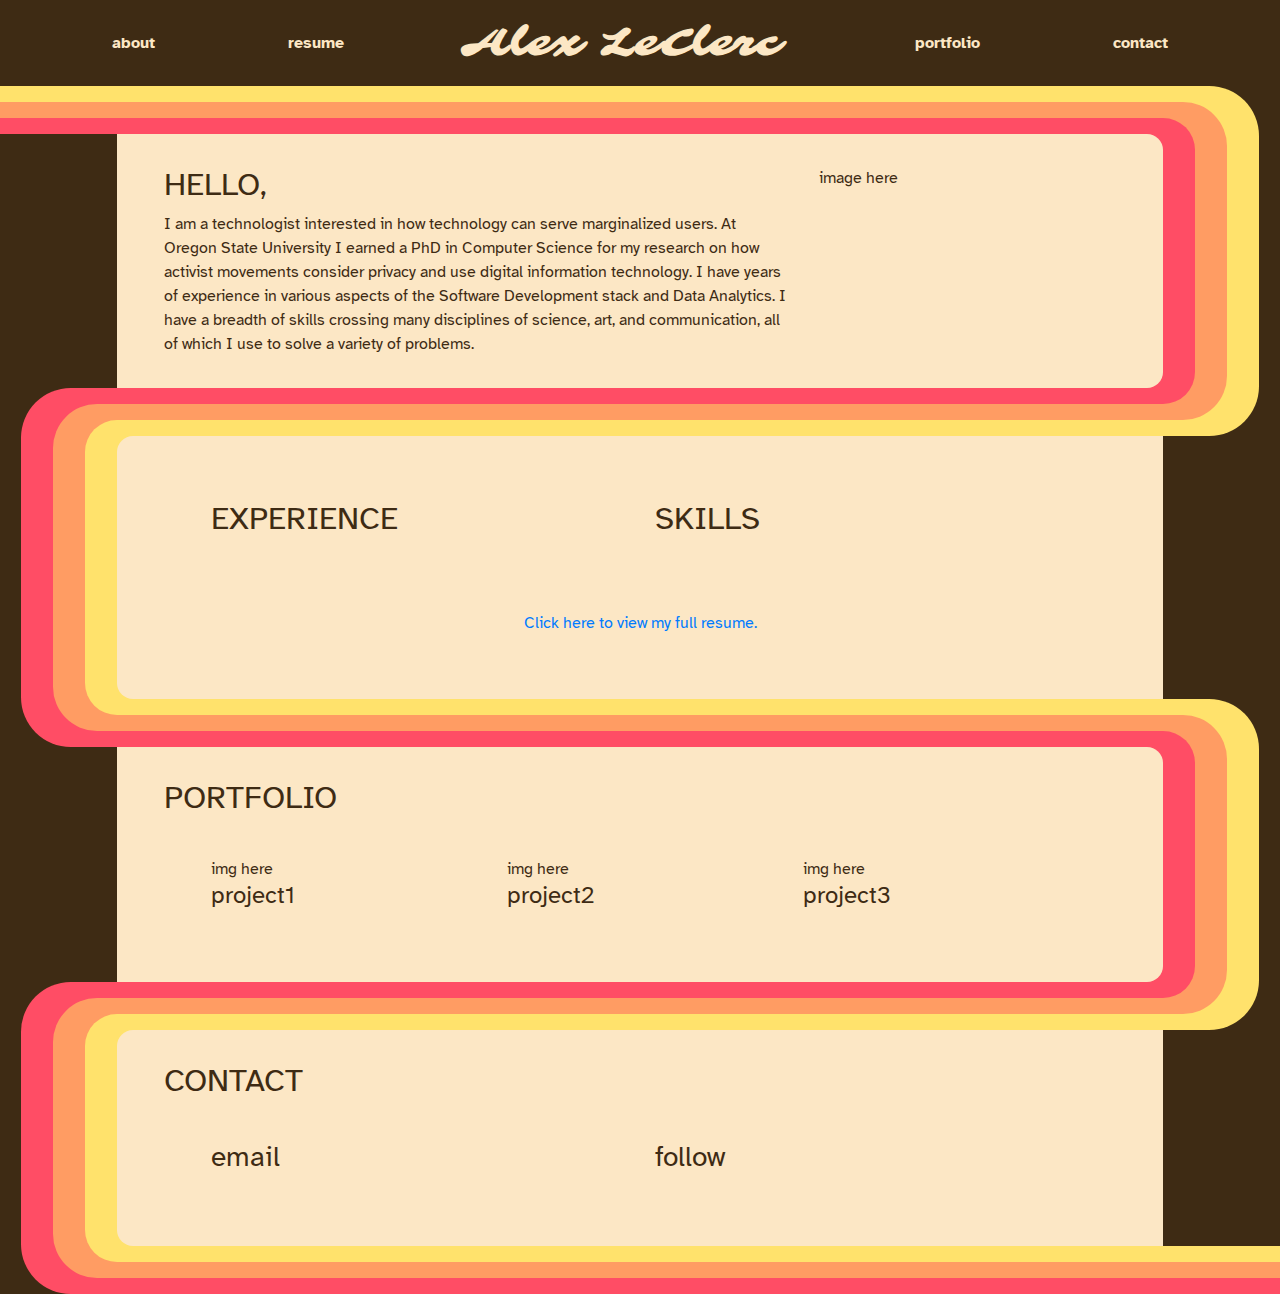
<file: index.html>
<!doctype html>
<html lang="en">
    <head>
        <!-- Required meta tags -->
        <meta charset="utf-8">
        <meta name="viewport" content="width=device-width, initial-scale=1, shrink-to-fit=no">

        <!-- Google Fonts -->
        <link rel="preconnect" href="https://fonts.googleapis.com">
        <link rel="preconnect" href="https://fonts.gstatic.com" crossorigin>
        <link href="https://fonts.googleapis.com/css2?family=Atkinson+Hyperlegible:ital,wght@0,400;0,700;1,400;1,700&family=Sarina&display=swap" rel="stylesheet">

        <!-- Bootstrap CSS -->
        <link rel="stylesheet" href="https://cdn.jsdelivr.net/npm/bootstrap@4.4.1/dist/css/bootstrap.min.css" integrity="sha384-Vkoo8x4CGsO3+Hhxv8T/Q5PaXtkKtu6ug5TOeNV6gBiFeWPGFN9MuhOf23Q9Ifjh" crossorigin="anonymous">

        <link rel="stylesheet" type="text/css" href="css/styles.css">

        <title>Alex LeClerc</title>
    </head>
    <body>
        <nav class="navbar">
            <a class="nav-item nav-link atkinson-hyperlegible-bold active" href="index.html">about <span class="sr-only">(current)</span></a>
            <a class="nav-item nav-link atkinson-hyperlegible-bold" href="resume.html">resume</a>
            <h3 class="navbar-brand mb-0 h1 sarina-regular">
                Alex LeClerc
            </h3>
            <a class="nav-item nav-link atkinson-hyperlegible-bold" href="portfolio.html">portfolio</a>
            <a class="nav-item nav-link atkinson-hyperlegible-bold" href="contact.html">contact</a>
        </nav>

        <div class="container">
            <!-------------ABOUT------------->
            <div id="about" class="row">
                <div class="col-8">
                    <h2>HELLO,</h2>
                    I am a technologist interested in how technology can serve marginalized users. 
                    At Oregon State University I earned a PhD in Computer Science for my research on how activist movements consider privacy and use digital information technology. 
                    I have years of experience in various aspects of the Software Development stack and Data Analytics. 
                    I have a breadth of skills crossing many disciplines of science, art, and communication, all of which I use to solve a variety of problems.
                </div>
                <div class="col-4">
                    image here
                </div>
            </div>

            <!-------------RESUME------------>
            <div id="resume" class="row">
                <div class="col">
                    <div class="row">
                        <div id="exp" class="col">
                            <h2>EXPERIENCE</h2>
                        </div>
                        <div id="skills" class="col">
                            <h2>SKILLS</h2>
                        </div>
                    </div>
                    <div class="row">
                        <div class="col text-center">
                            <a href="resume.html">Click here to view my full resume.</a>
                        </div>
                    </div>
                </div>
            </div>

            <!-----------PORTFOLIO----------->
            <div id="portfolio" class="row">
                <div class="col">
                    <h2>PORTFOLIO</h2>
                    <div class="row">
                        <div class="col project">
                            img here
                            <br><h4>project1</h4>
                        </div>
                        <div class="col project">
                            img here
                            <br><h4>project2</h4>
                        </div>
                        <div class="col project">
                            img here
                            <br><h4>project3</h4>
                        </div>
                    </div>
                </div>
            </div>

            <!-------------CONTACT------------>
            <div id="contact" class="row">
            <div class="col">
                <h2>CONTACT</h2>
                <div class="row">
                <div class="col">
                    <h3>email</h3>
                </div>
                <div class="col">
                    <h3>follow</h3>
                </div>
                </div>
            </div>
            </div>
        </div>

        <!-- Optional JavaScript -->
        <!-- jQuery first, then Popper.js, then Bootstrap JS -->
        <script src="https://code.jquery.com/jquery-3.4.1.slim.min.js" integrity="sha384-J6qa4849blE2+poT4WnyKhv5vZF5SrPo0iEjwBvKU7imGFAV0wwj1yYfoRSJoZ+n" crossorigin="anonymous"></script>
        <script src="https://cdn.jsdelivr.net/npm/popper.js@1.16.0/dist/umd/popper.min.js" integrity="sha384-Q6E9RHvbIyZFJoft+2mJbHaEWldlvI9IOYy5n3zV9zzTtmI3UksdQRVvoxMfooAo" crossorigin="anonymous"></script>
        <script src="https://cdn.jsdelivr.net/npm/bootstrap@4.4.1/dist/js/bootstrap.min.js" integrity="sha384-wfSDF2E50Y2D1uUdj0O3uMBJnjuUD4Ih7YwaYd1iqfktj0Uod8GCExl3Og8ifwB6" crossorigin="anonymous"></script>
    </body>
</html>
</file>
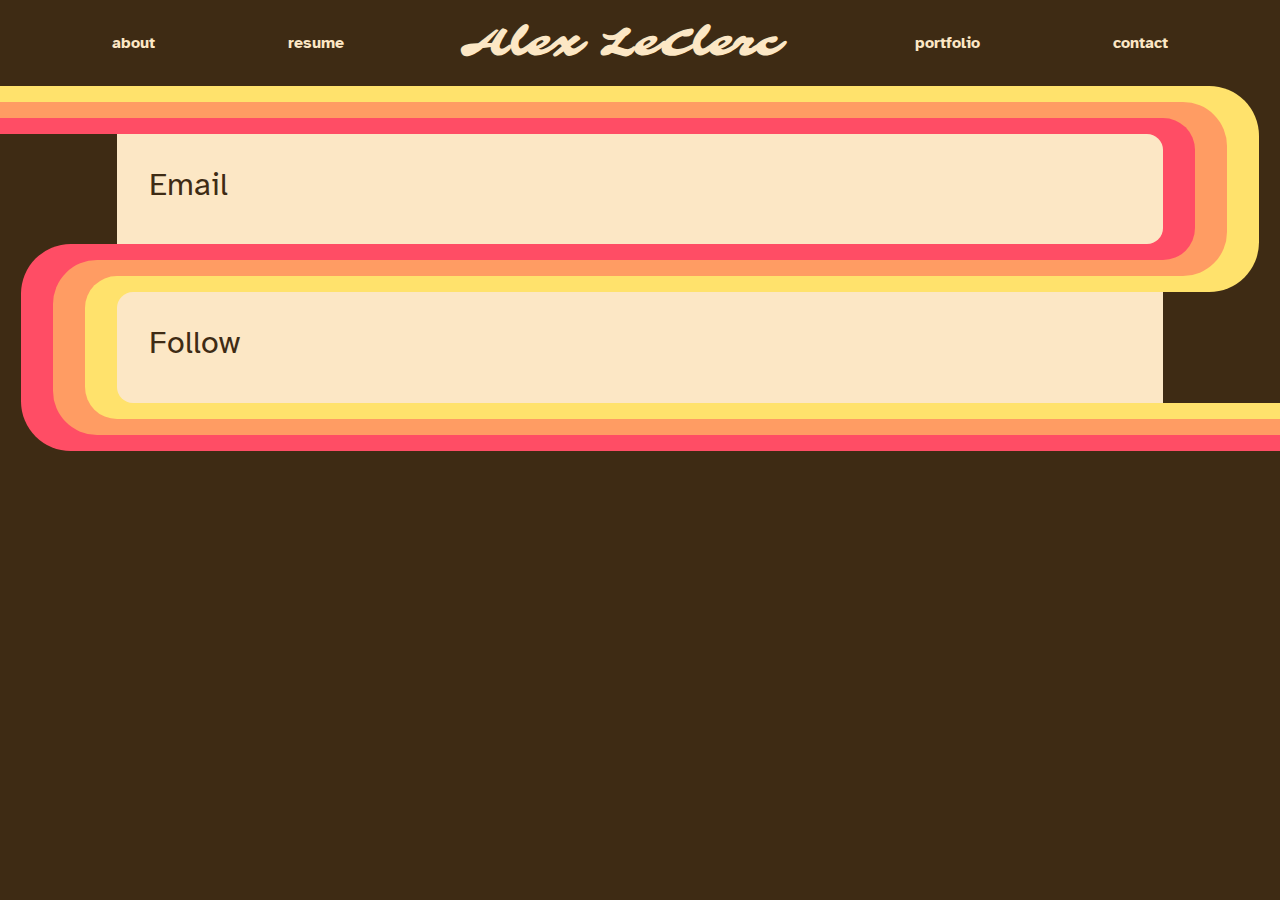
<file: contact.html>
<!doctype html>
<html lang="en">
    <head>
        <!-- Required meta tags -->
        <meta charset="utf-8">
        <meta name="viewport" content="width=device-width, initial-scale=1, shrink-to-fit=no">

        <!-- Google Fonts -->
        <link rel="preconnect" href="https://fonts.googleapis.com">
        <link rel="preconnect" href="https://fonts.gstatic.com" crossorigin>
        <link href="https://fonts.googleapis.com/css2?family=Atkinson+Hyperlegible:ital,wght@0,400;0,700;1,400;1,700&family=Sarina&display=swap" rel="stylesheet">

        <!-- Bootstrap CSS -->
        <link rel="stylesheet" href="https://cdn.jsdelivr.net/npm/bootstrap@4.4.1/dist/css/bootstrap.min.css" integrity="sha384-Vkoo8x4CGsO3+Hhxv8T/Q5PaXtkKtu6ug5TOeNV6gBiFeWPGFN9MuhOf23Q9Ifjh" crossorigin="anonymous">

        <link rel="stylesheet" type="text/css" href="css/styles.css">

        <title>Alex LeClerc</title>
    </head>
    
    <body>
        <nav class="navbar">
            <a class="nav-item nav-link atkinson-hyperlegible-bold active" href="index.html">about <span class="sr-only">(current)</span></a>
            <a class="nav-item nav-link atkinson-hyperlegible-bold" href="resume.html">resume</a>
            <h3 class="navbar-brand mb-0 h1 sarina-regular">
                Alex LeClerc
            </h3>
            <a class="nav-item nav-link atkinson-hyperlegible-bold" href="portfolio.html">portfolio</a>
            <a class="nav-item nav-link atkinson-hyperlegible-bold" href="contact.html">contact</a>
        </nav>

        <div id="outer" class="container">
            <div id="email" class="row">
                <h2>Email</h2>
            </div>
            <div id="follow" class="row">
                <h2>Follow</h2>
            </div>
        </div>
    </body>
</html>
</file>
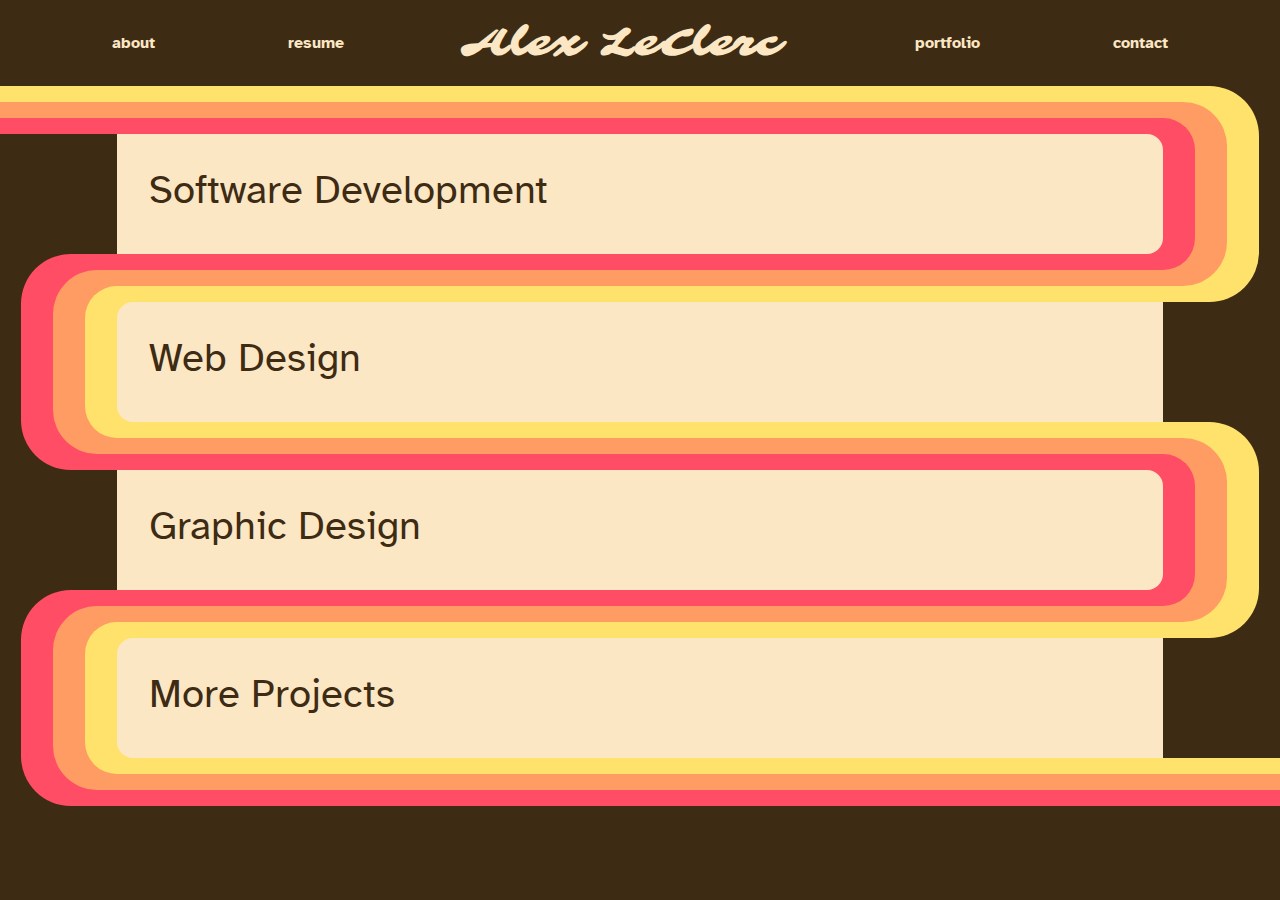
<file: portfolio.html>
<!doctype html>
<html lang="en">
<head>
    <!-- Required meta tags -->
    <meta charset="utf-8">
    <meta name="viewport" content="width=device-width, initial-scale=1, shrink-to-fit=no">

    <!-- Google Fonts -->
    <link rel="preconnect" href="https://fonts.googleapis.com">
    <link rel="preconnect" href="https://fonts.gstatic.com" crossorigin>
    <link href="https://fonts.googleapis.com/css2?family=Atkinson+Hyperlegible:ital,wght@0,400;0,700;1,400;1,700&family=Sarina&display=swap" rel="stylesheet">

    <!-- Bootstrap CSS -->
    <link rel="stylesheet" href="https://cdn.jsdelivr.net/npm/bootstrap@4.4.1/dist/css/bootstrap.min.css" integrity="sha384-Vkoo8x4CGsO3+Hhxv8T/Q5PaXtkKtu6ug5TOeNV6gBiFeWPGFN9MuhOf23Q9Ifjh" crossorigin="anonymous">

    <link rel="stylesheet" type="text/css" href="css/styles.css">

    <title>Alex LeClerc</title>
</head>

<body>
    <nav class="navbar">
        <a class="nav-item nav-link atkinson-hyperlegible-bold active" href="#">about <span class="sr-only">(current)</span></a>
        <a class="nav-item nav-link atkinson-hyperlegible-bold" href="#">resume</a>
        <h3 class="navbar-brand mb-0 h1 sarina-regular">
            Alex LeClerc
        </h3>
        <a class="nav-item nav-link atkinson-hyperlegible-bold" href="#">portfolio</a>
        <a class="nav-item nav-link atkinson-hyperlegible-bold" href="#">contact</a>
    </nav>
    <div id="outer" class="container">
        <div id="dev" class="row">
            <h1>Software Development</h1>
        </div>
        <div id="web" class="row">
            <h1>Web Design</h1>
        </div>

        <div id="graphic" class="row">
            <h1>Graphic Design</h1>
        </div>
        <div id="other" class="row">
            <h1>More Projects</h1>
        </div>
    </div>
    
    <script src="https://cdn.jsdelivr.net/npm/bootstrap@5.0.2/dist/js/bootstrap.bundle.min.js" integrity="sha384-MrcW6ZMFYlzcLA8Nl+NtUVF0sA7MsXsP1UyJoMp4YLEuNSfAP+JcXn/tWtIaxVXM" crossorigin="anonymous"></script>
</body>
</file>
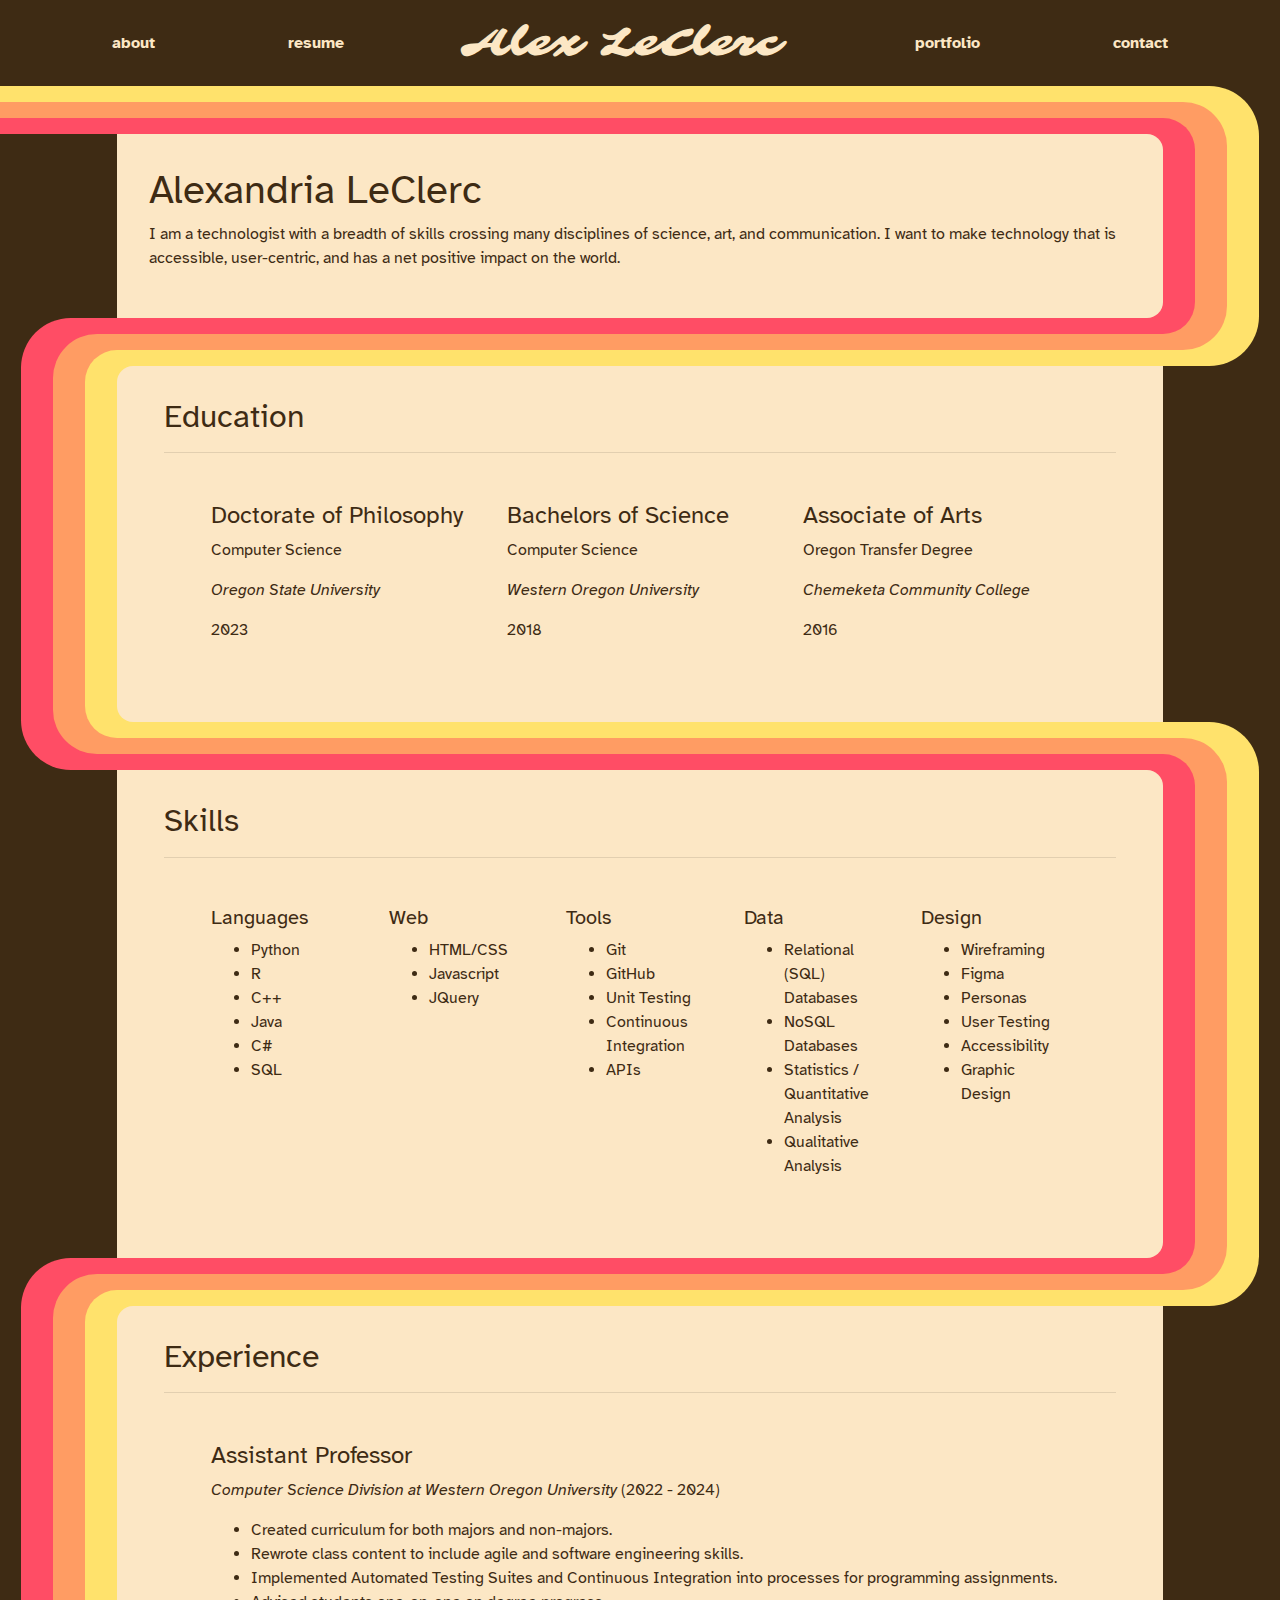
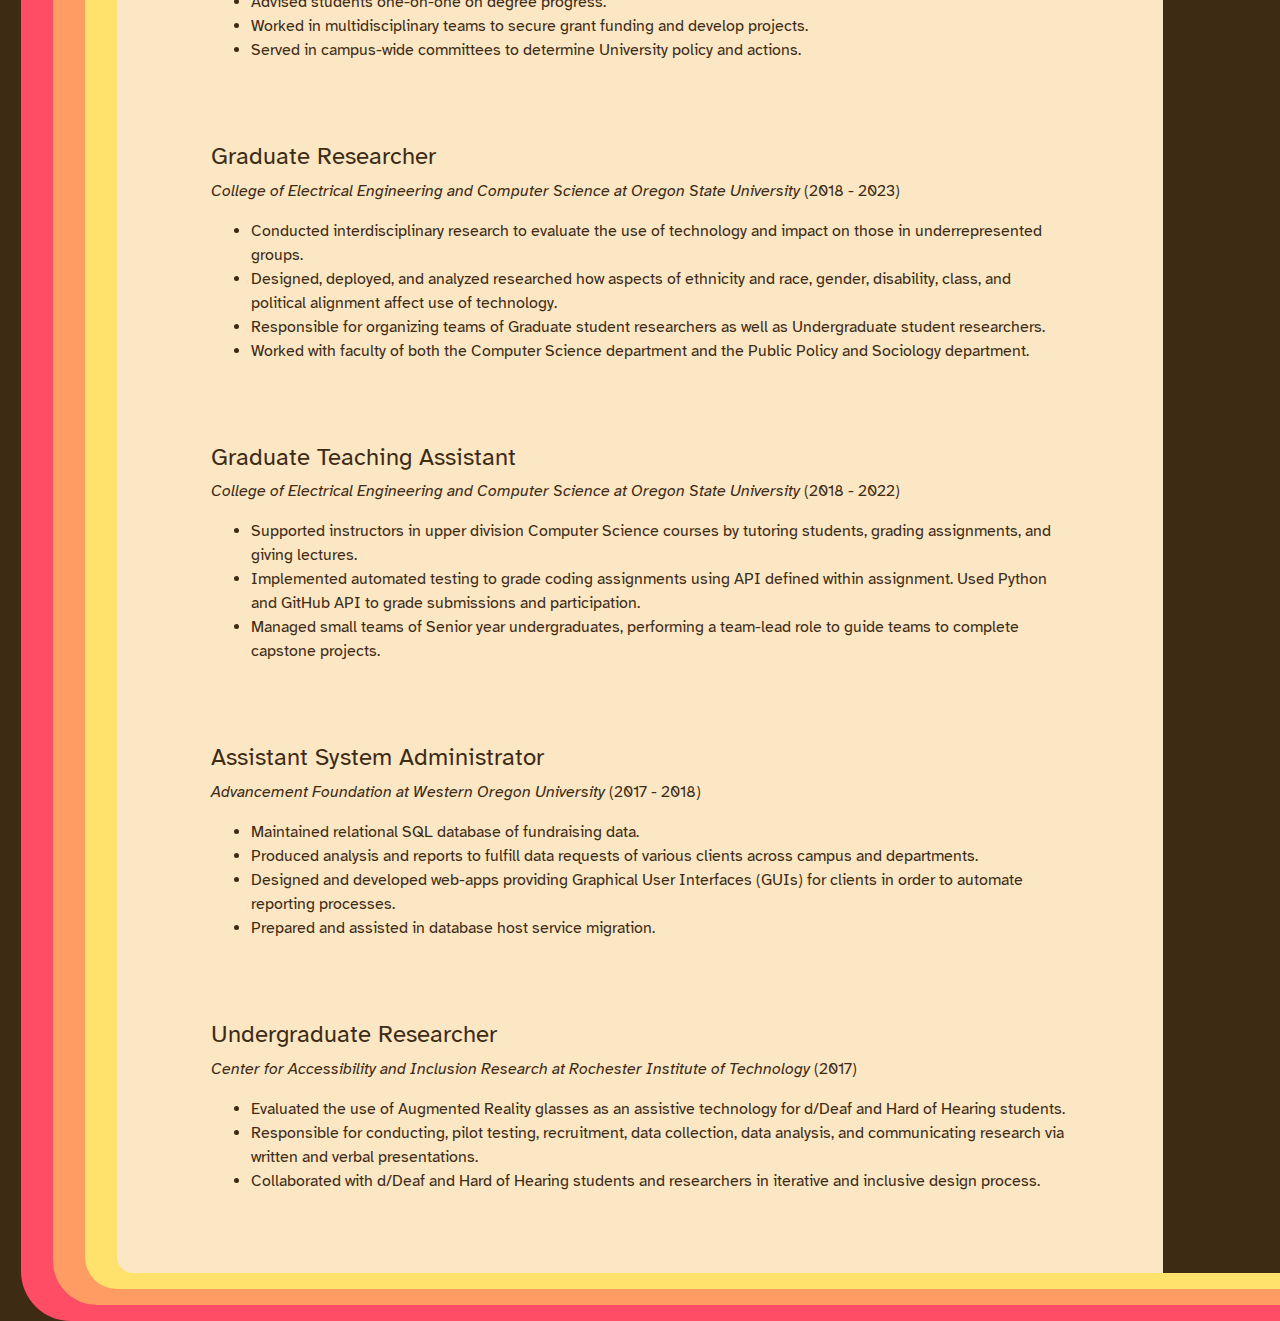
<file: resume.html>
<!doctype html>
<html lang="en">
<head>
    <!-- Required meta tags -->
    <meta charset="utf-8">
    <meta name="viewport" content="width=device-width, initial-scale=1, shrink-to-fit=no">

    <!-- Google Fonts -->
    <link rel="preconnect" href="https://fonts.googleapis.com">
    <link rel="preconnect" href="https://fonts.gstatic.com" crossorigin>
    <link href="https://fonts.googleapis.com/css2?family=Atkinson+Hyperlegible:ital,wght@0,400;0,700;1,400;1,700&family=Sarina&display=swap" rel="stylesheet">

    <!-- Bootstrap CSS -->
    <link rel="stylesheet" href="https://cdn.jsdelivr.net/npm/bootstrap@4.4.1/dist/css/bootstrap.min.css" integrity="sha384-Vkoo8x4CGsO3+Hhxv8T/Q5PaXtkKtu6ug5TOeNV6gBiFeWPGFN9MuhOf23Q9Ifjh" crossorigin="anonymous">

    <link rel="stylesheet" type="text/css" href="css/styles.css">

    <title>Alex LeClerc</title>
</head>

<body>
    <nav class="navbar">
        <a class="nav-item nav-link atkinson-hyperlegible-bold active" href="index.html">about <span class="sr-only">(current)</span></a>
        <a class="nav-item nav-link atkinson-hyperlegible-bold" href="resume.html">resume</a>
        <h3 class="navbar-brand mb-0 h1 sarina-regular">
            Alex LeClerc
        </h3>
        <a class="nav-item nav-link atkinson-hyperlegible-bold" href="portfolio.html">portfolio</a>
        <a class="nav-item nav-link atkinson-hyperlegible-bold" href="contact.html">contact</a>
    </nav>
    <div id="outer" class="container">
        <div id="top" class="row">
            <h1 id="name">Alexandria LeClerc</h1>
                <p>
                    I am a technologist with a breadth of skills crossing many disciplines of science, art, and communication. I want to make technology that is accessible, user-centric, and has a net positive impact on the world.
                </p>
                <!-- <p>
                    [ <a href="www.alexleclerc.com">alexleclerc.com</a> ] . [ <a href="https://github.com/alexecutable">github</a> ] . [
                    <a href="mailto:alexandria.leclerc@gmail.com">alexandria.leclerc@gmail.com</a>
                    ]
                </p> -->
        </div>

        <div id="edu" class="row">
            <div class="col">
                <h2>Education</h2>
                <hr>
                <div class="row">
                    <div id="phd" class="col">
                        <h4 >Doctorate of Philosophy</h4>
                            <p>Computer Science</p>
                            <p><em>Oregon State University</em></p>
                            <p>2023</p>
                    </div>
                    <div id="bs" class="col">
                        <h4 >Bachelors of Science</h4>
                            <p>Computer Science</p>
                            <p><em>Western Oregon University</em></p>
                            <p>2018</p>
                    </div>
                    <div id="aa" class="col">
                        <h4 >Associate of Arts</h4>
                            <p>Oregon Transfer Degree</p>
                            <p><em>Chemeketa Community College</em></p>
                            <p>2016</p>
                    </div>
                </div>
            </div>
        </div>

        <div id="skills" class="row">
            <div class="col">
                <h2>Skills</h2>
                <hr>
                <div class="row">
                    <div class="col">
                        <h5 id="programming-languages">Languages</h3>
                            <ul>
                                <li>Python</li>
                                <li>R</li>
                                <li>C++</li>
                                <li>Java</li>
                                <li>C#</li>
                                <li>SQL</li>
                            </ul>
                    </div>
                    <div class="col">
                        <h5 id="web-development">Web</h3>
                            <ul>
                                <li>HTML/CSS</li>
                                <li>Javascript</li>
                                <li>JQuery</li>
                            </ul>
                    </div>
                    <div class="col">
                        <h5 id="toolsframeworks">Tools</h3>
                            <ul>
                                <li>Git</li>
                                <li>GitHub</li>
                                <li>Unit Testing</li>
                                <li>Continuous Integration</li>
                                <li>APIs</li>
                            </ul>
                    </div>
                    <div class="col">
                        <h5 id="data-analytics">Data</h3>
                            <ul>
                                <li>Relational (SQL) Databases</li>
                                <li>NoSQL Databases</li>
                                <li>Statistics / Quantitative Analysis</li>
                                <li>Qualitative Analysis</li>
                            </ul>
                    </div>
                    <div class="col">
                        <h5 id="design">Design</h3>
                            <ul>
                                <li>Wireframing</li>
                                <li>Figma</li>
                                <li>Personas</li>
                                <li>User Testing</li>
                                <li>Accessibility</li>
                                <li>Graphic Design</li>
                            </ul>
                    </div>
                </div>
            </div>
        </div>
        <div id="experience" class="row">
            <div class="col">
                <h2>Experience</h2>
                <hr>
                <div id="wou2022" class="row">
                    <div class="col">
                        <h4 id="assistant-professor">Assistant Professor</h4>
                        <p><em>Computer Science Division at Western Oregon University</em> (2022
                            - 2024)</p>
                        <ul>
                            <li>Created curriculum for both majors and non-majors.</li>
                            <li>Rewrote class content to include agile and software engineering skills. </li>
                            <li>Implemented Automated Testing Suites and Continuous Integration into processes for programming assignments.</li>
                            <li>Advised students one-on-one on degree progress.</li>
                            <li>Worked in multidisciplinary teams to secure grant funding and develop projects.</li>
                            <li>Served in campus-wide committees to determine University policy and
                                actions.</li>
                        </ul>
                    </div>
                </div>
                <div id="osuresearch2018" class="row">
                    <div class="col">
                        <h4 id="graduate-researcher">Graduate Researcher</h4>
                        <p><em>College of Electrical Engineering and Computer Science at Oregon
                                State University</em> (2018 - 2023)</p>
                        <ul>
                            <li>Conducted interdisciplinary research to evaluate the use of
                                technology and impact on those in underrepresented groups.</li>
                            <li>Designed, deployed, and analyzed researched how aspects of ethnicity
                                and race, gender, disability, class, and political alignment affect use
                                of technology.</li>
                            <li>Responsible for organizing teams of Graduate student researchers as
                                well as Undergraduate student researchers.</li>
                            <li>Worked with faculty of both the Computer Science department and the
                                Public Policy and Sociology department.</li>
                        </ul>
                    </div>
                </div>
                <div id="osuteaching2018" class="row">
                    <div class="col">
                        <h4 id="graduate-teaching-assistant">Graduate Teaching Assistant</h4>
                        <p><em>College of Electrical Engineering and Computer Science at Oregon
                                State University</em> (2018 - 2022)</p>
                        
                            <ul>
                                <li>Supported instructors in upper division Computer Science courses by
                                    tutoring students, grading assignments, and giving lectures.</li>
                                <li>Implemented automated testing to grade coding assignments using API
                                    defined within assignment. Used Python and GitHub API to grade
                                    submissions and participation.</li>
                                <li>Managed small teams of Senior year undergraduates, performing a
                                    team-lead role to guide teams to complete capstone projects.</li>
                            </ul>
                    </div>
                </div>
                <div id="wou2017" class="row">  
                    <div class="col">
                        <h4 id="assistant-system-administrator">Assistant System
                            Administrator</h4>
                            <p><em>Advancement Foundation at Western Oregon University</em> (2017 -
                                2018)</p>
                            <ul>
                                <li>Maintained relational SQL database of fundraising data.</li>
                                <li>Produced analysis and reports to fulfill data requests of various
                                    clients across campus and departments.</li>
                                <li>Designed and developed web-apps providing Graphical User Interfaces
                                    (GUIs) for clients in order to automate reporting processes.</li>
                                <li>Prepared and assisted in database host service migration.</li>
                            </ul>
                    </div>                  
                </div>
                <div id="rit2017" class="row">
                    <div class="col">
                        <h4 id="undergraduate-researcher">Undergraduate
                            Researcher</h4>
                            <p><em>Center for Accessibility and Inclusion Research at Rochester
                                    Institute of Technology</em> (2017)</p>
                            <ul>
                                <li>Evaluated the use of Augmented Reality glasses as an assistive
                                    technology for d/Deaf and Hard of Hearing students.</li>
                                <li>Responsible for conducting, pilot testing, recruitment, data
                                    collection, data analysis, and communicating research via written and
                                    verbal presentations.</li>
                                <li>Collaborated with d/Deaf and Hard of Hearing students and
                                    researchers in iterative and inclusive design process.</li>
                            </ul>
                    </div>
                </div>   
            </div>
        </div>
            
    </div>
    <script src="https://cdn.jsdelivr.net/npm/bootstrap@5.0.2/dist/js/bootstrap.bundle.min.js" integrity="sha384-MrcW6ZMFYlzcLA8Nl+NtUVF0sA7MsXsP1UyJoMp4YLEuNSfAP+JcXn/tWtIaxVXM" crossorigin="anonymous"></script>
</body>
</file>
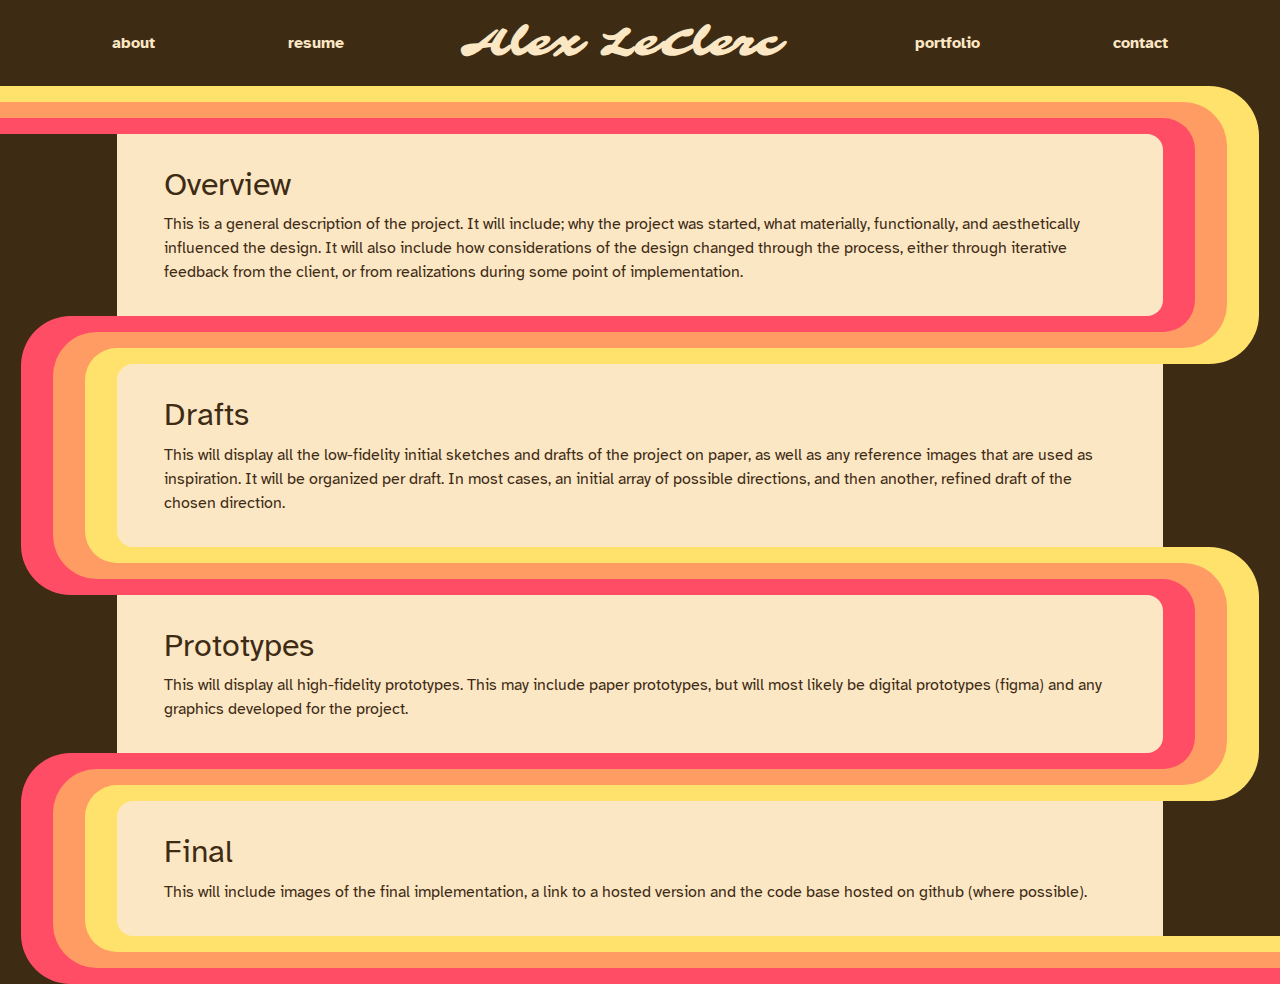
<file: portfolio/projecttemplate.html>
<!doctype html>
<html lang="en">
<head>
    <!-- Required meta tags -->
    <meta charset="utf-8">
    <meta name="viewport" content="width=device-width, initial-scale=1, shrink-to-fit=no">

    <!-- Google Fonts -->
    <link rel="preconnect" href="https://fonts.googleapis.com">
    <link rel="preconnect" href="https://fonts.gstatic.com" crossorigin>
    <link href="https://fonts.googleapis.com/css2?family=Atkinson+Hyperlegible:ital,wght@0,400;0,700;1,400;1,700&family=Sarina&display=swap" rel="stylesheet">

    <!-- Bootstrap CSS -->
    <link rel="stylesheet" href="https://cdn.jsdelivr.net/npm/bootstrap@4.4.1/dist/css/bootstrap.min.css" integrity="sha384-Vkoo8x4CGsO3+Hhxv8T/Q5PaXtkKtu6ug5TOeNV6gBiFeWPGFN9MuhOf23Q9Ifjh" crossorigin="anonymous">

    <link rel="stylesheet" type="text/css" href="../css/styles.css">

    <title>Alex LeClerc</title>
</head>

<body>
    <nav class="navbar">
        <a class="nav-item nav-link atkinson-hyperlegible-bold active" href="index.html">about <span class="sr-only">(current)</span></a>
        <a class="nav-item nav-link atkinson-hyperlegible-bold" href="resume.html">resume</a>
        <h3 class="navbar-brand mb-0 h1 sarina-regular">
            Alex LeClerc
        </h3>
        <a class="nav-item nav-link atkinson-hyperlegible-bold" href="portfolio.html">portfolio</a>
        <a class="nav-item nav-link atkinson-hyperlegible-bold" href="contact.html">contact</a>
    </nav>

    <div id="outer" class="container">
        <div id="overview" class="row">
            <div class="col">
                <h2>Overview</h2>
                    This is a general description of the project. It will include; why the project was started, what materially, functionally, and aesthetically influenced the design. It will also include how considerations of the design changed through the process, either through iterative feedback from the client, or from realizations during some point of implementation.
            </div>
        </div>

        <div id="drafts" class="row">
            <div class="col">
                <h2>Drafts</h2>
                This will display all the low-fidelity initial sketches and drafts of the project on paper, as well as any reference images that are used as inspiration. It will be organized per draft. In most cases, an initial array of possible directions, and then another, refined draft of the chosen direction.
            </div>
        </div>

        <div id="prototypes" class="row">
            <div class="col">
                <h2>Prototypes</h2>
                    This will display all high-fidelity prototypes. This may include paper prototypes, but will most likely be digital prototypes (figma) and any graphics developed for the project.
            </div>
        </div>

        <div id="final" class="row">
            <div class="col">
                <h2>Final</h2>
                    This will include images of the final implementation, a link to a hosted version and the code base hosted on github (where possible). 
            </div>
        </div>
    </div>
    <script src="https://cdn.jsdelivr.net/npm/bootstrap@5.0.2/dist/js/bootstrap.bundle.min.js" integrity="sha384-MrcW6ZMFYlzcLA8Nl+NtUVF0sA7MsXsP1UyJoMp4YLEuNSfAP+JcXn/tWtIaxVXM" crossorigin="anonymous"></script>
</body>
</file>
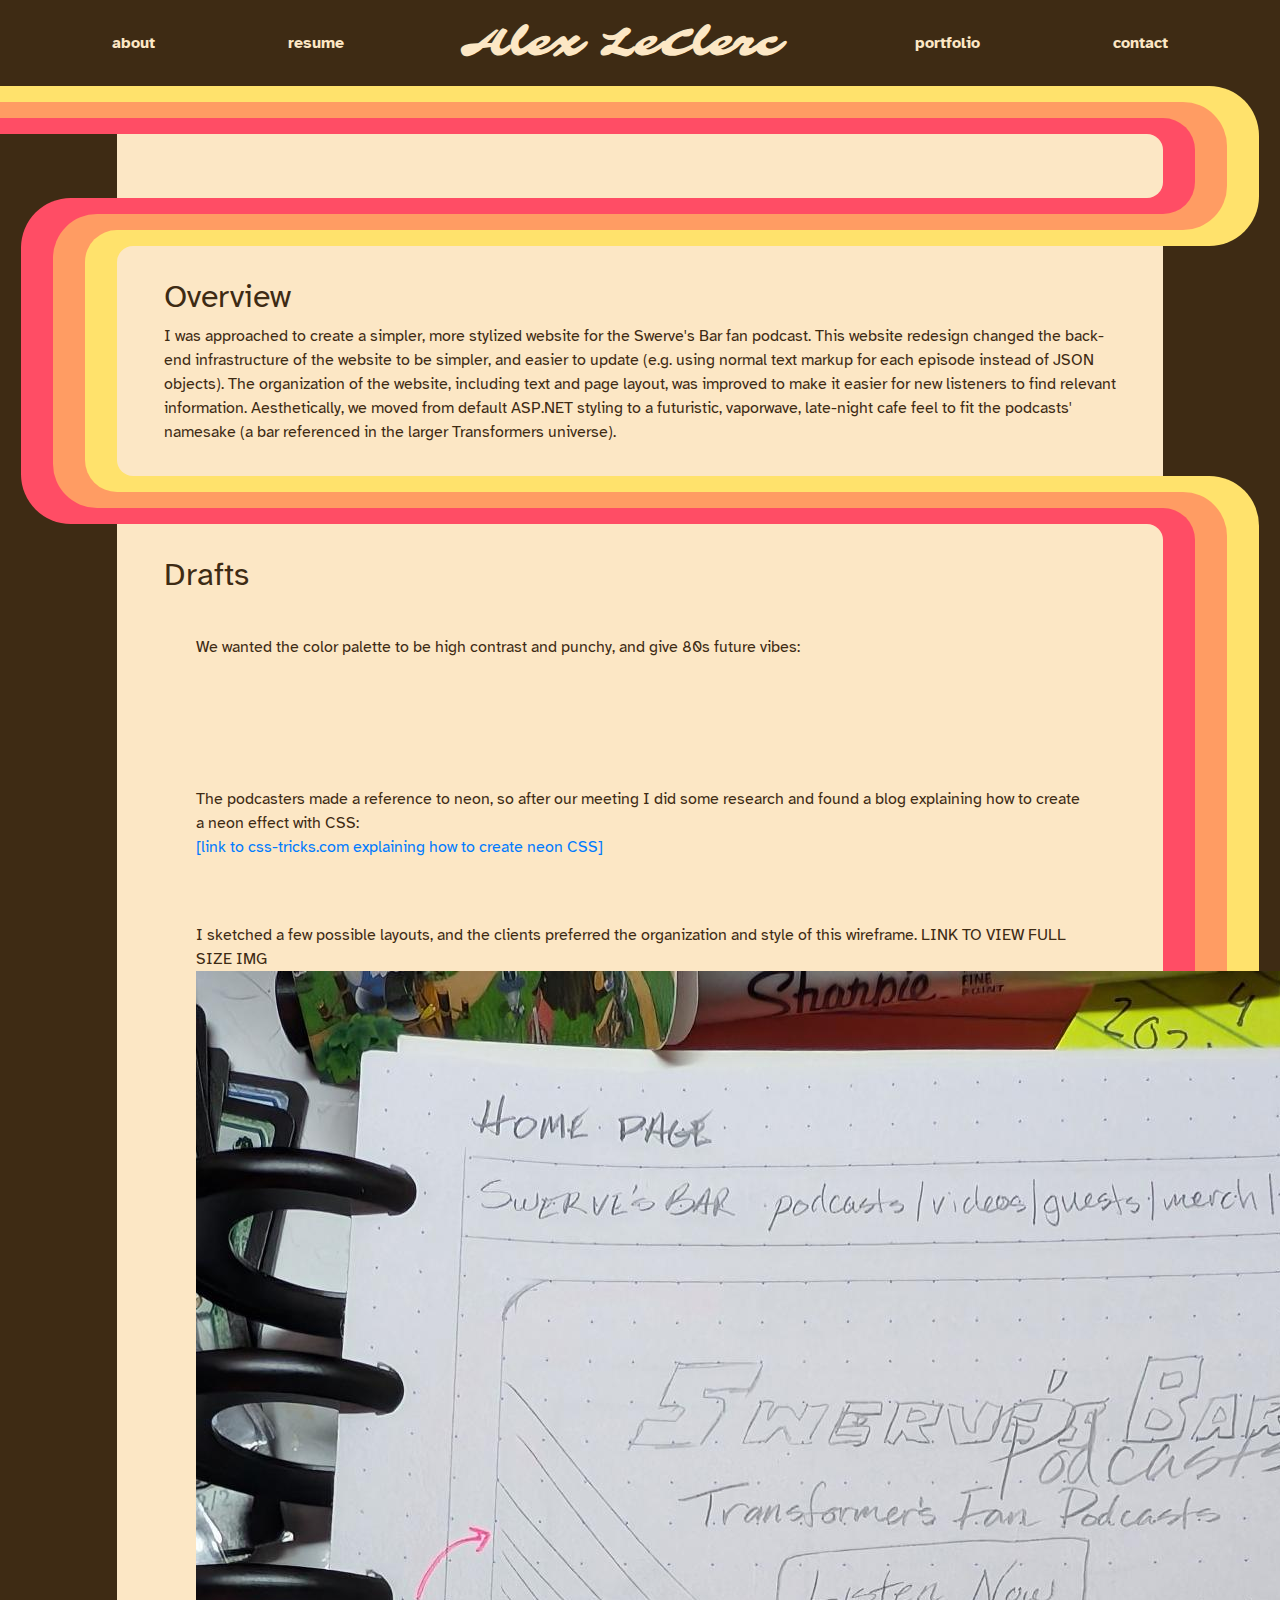
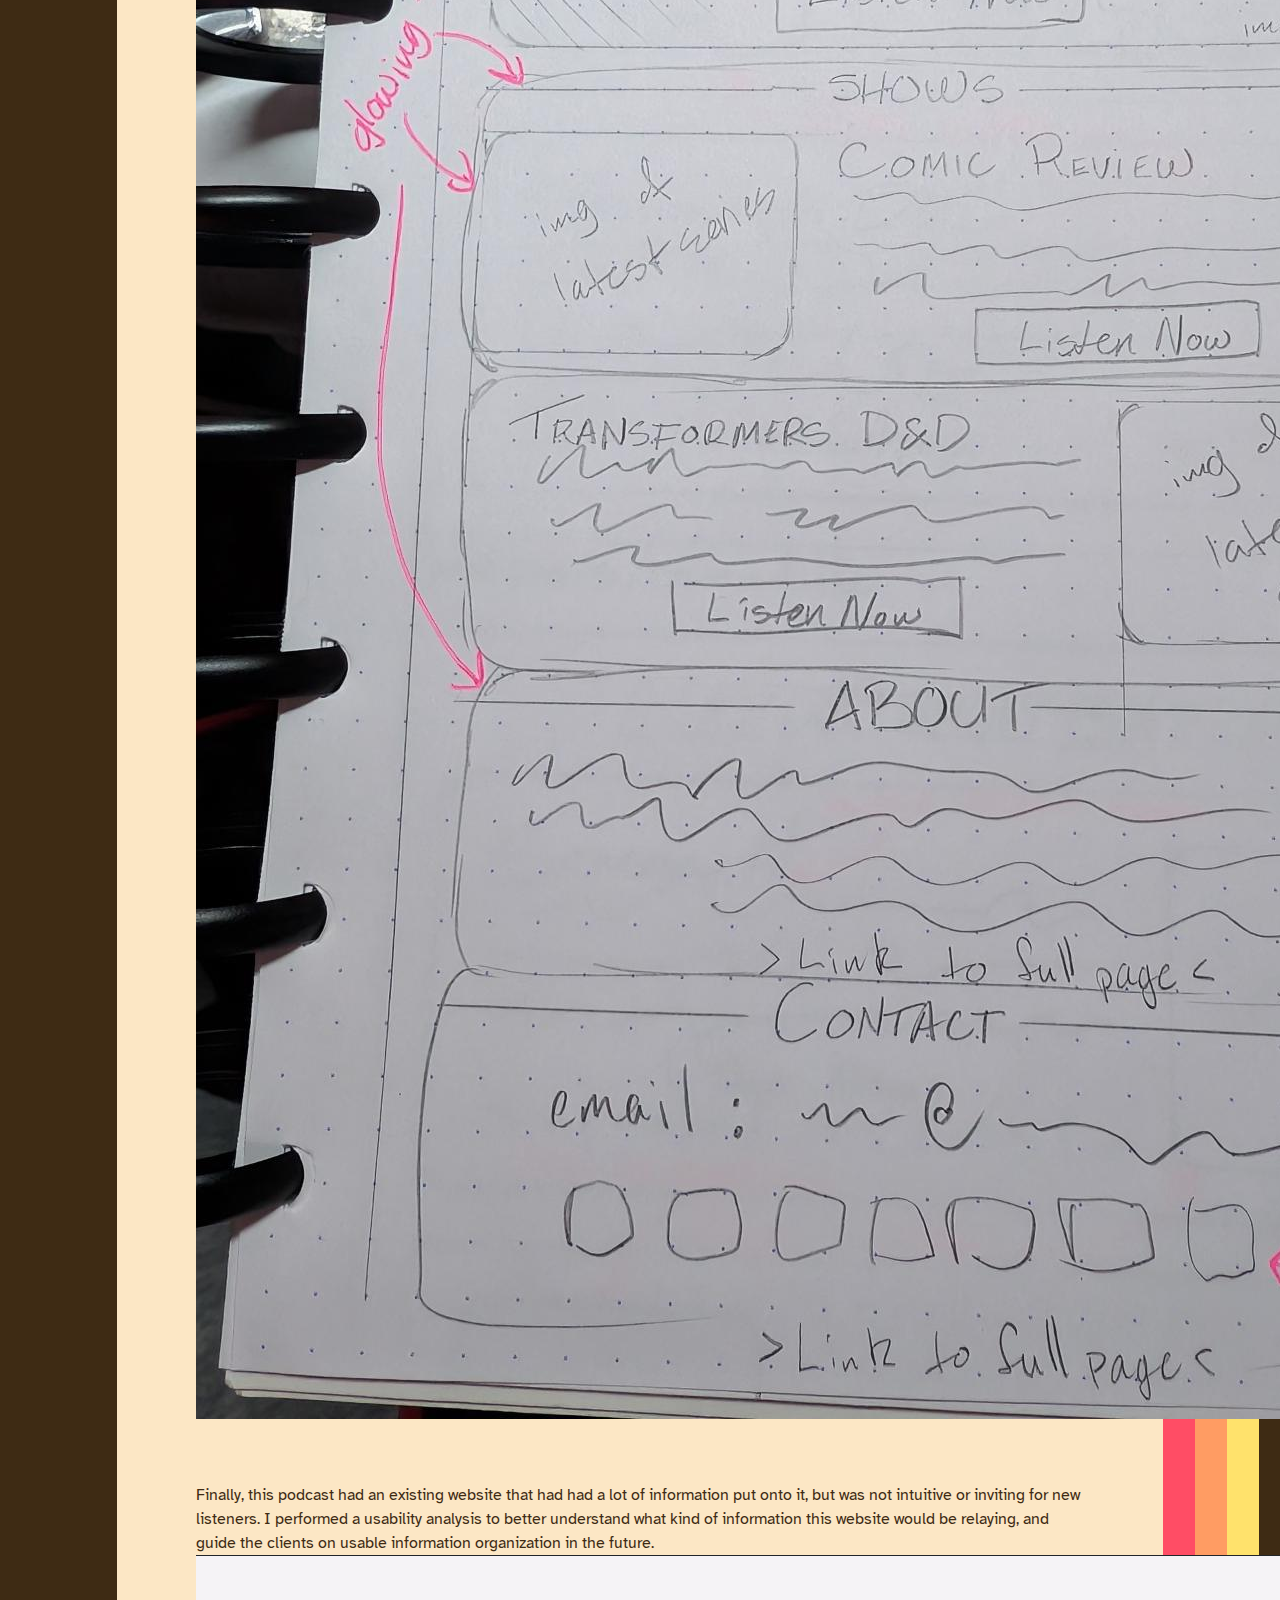
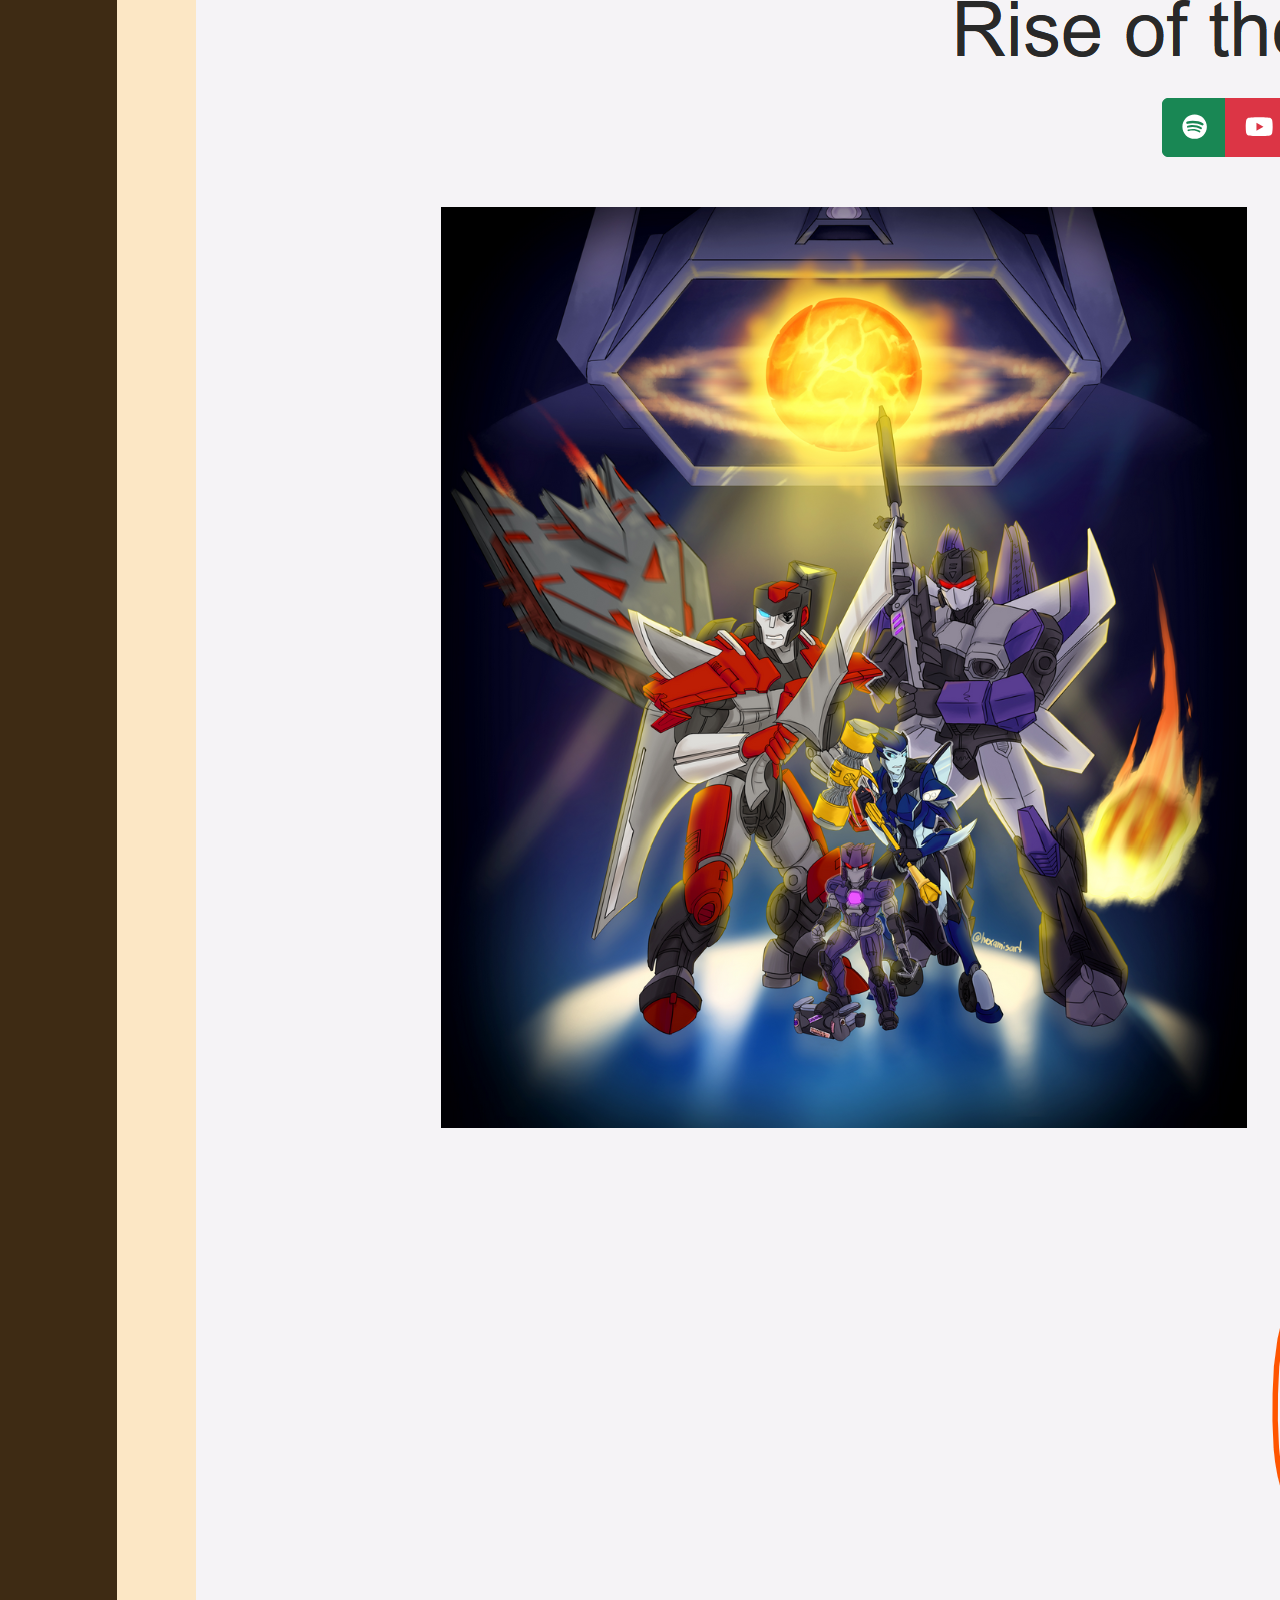
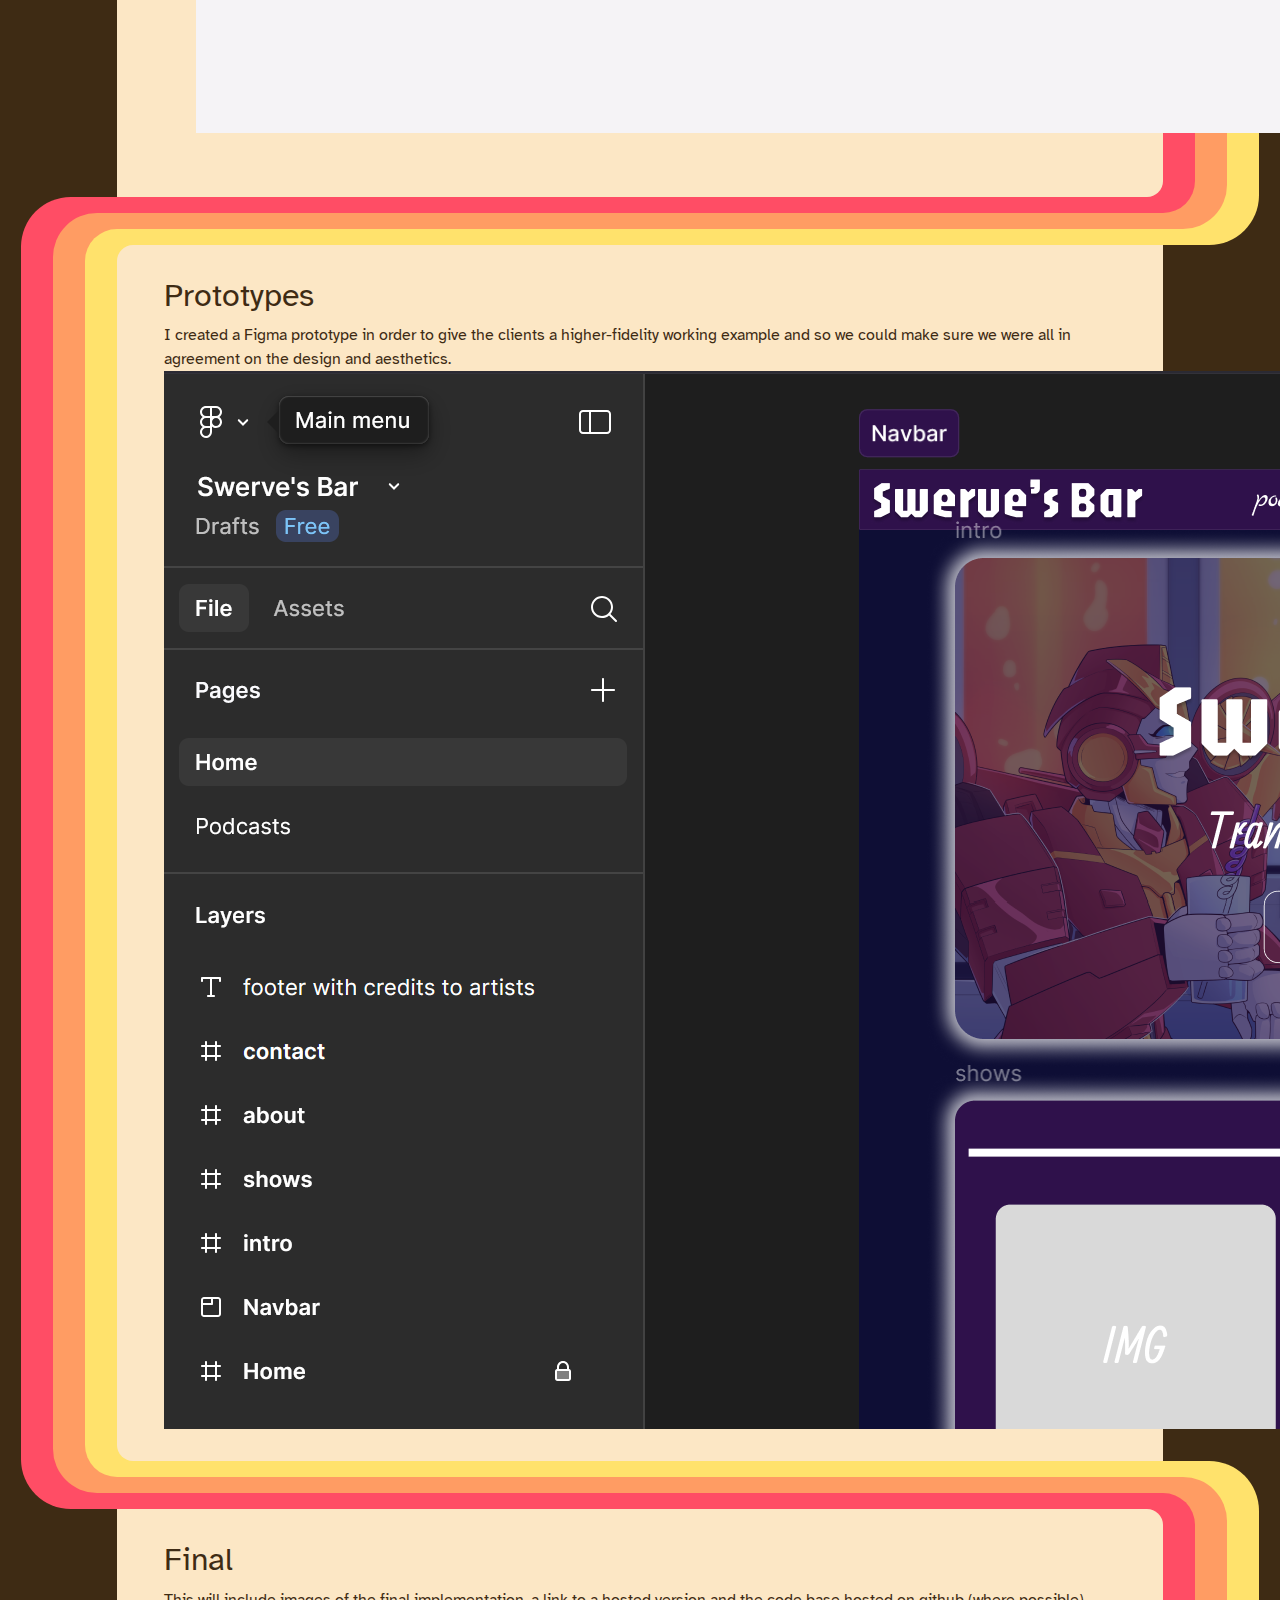
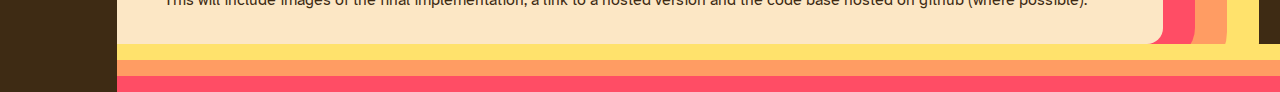
<file: portfolio/swervesbar.html>
<!doctype html>
<html lang="en">
<head>
    <!-- Required meta tags -->
    <meta charset="utf-8">
    <meta name="viewport" content="width=device-width, initial-scale=1, shrink-to-fit=no">

    <!-- Google Fonts -->
    <link rel="preconnect" href="https://fonts.googleapis.com">
    <link rel="preconnect" href="https://fonts.gstatic.com" crossorigin>
    <link href="https://fonts.googleapis.com/css2?family=Atkinson+Hyperlegible:ital,wght@0,400;0,700;1,400;1,700&family=Sarina&display=swap" rel="stylesheet">

    <!-- Bootstrap CSS -->
    <link rel="stylesheet" href="https://cdn.jsdelivr.net/npm/bootstrap@4.4.1/dist/css/bootstrap.min.css" integrity="sha384-Vkoo8x4CGsO3+Hhxv8T/Q5PaXtkKtu6ug5TOeNV6gBiFeWPGFN9MuhOf23Q9Ifjh" crossorigin="anonymous">

    <link rel="stylesheet" type="text/css" href="../css/styles.css">
    <link rel="stylesheet" type="text/css" href="../css/portfolio/swervesbar.css">

    <title>Alex LeClerc</title>
</head>

<body>
    <nav class="navbar">
        <a class="nav-item nav-link atkinson-hyperlegible-bold" href="index.html">about <span class="sr-only">(current)</span></a>
        <a class="nav-item nav-link atkinson-hyperlegible-bold" href="resume.html">resume</a>
        <h3 class="navbar-brand mb-0 h1 sarina-regular">
            Alex LeClerc
        </h3>
        <a class="active nav-item nav-link atkinson-hyperlegible-bold" href="portfolio.html">portfolio</a>
        <a class="nav-item nav-link atkinson-hyperlegible-bold" href="contact.html">contact</a>
    </nav>

    <div id="outer" class="container">
        <div id="preview" class="row">
            <!-- <div class="col">
                <img class="thumbnail" src="..\img\portfolio\swervesbar\swervesbarfinal.png" alt="A screenshot of the final design of the Swerve's Bar Podcast website. It includes a navigation bar and a box of content against a dark blue background." >
            </div> -->
            <!-- 
            <div class="col">
                <img src="..\img\portfolio\swervesbar\swervesbarwireframe.png" alt="" class="thumbnail">
            </div>
            <div class="col">
                <img src="..\img\portfolio\swervesbar\swervesbaranalysis.png" alt="" class="thumbnail">
            </div> -->
        </div>

        <div id="overview" class="row">
            <div class="col">
                <h2>Overview</h2>
                    I was approached to create a simpler, more stylized website for the Swerve's Bar fan podcast. 
                    This website redesign changed the back-end infrastructure of the website to be simpler, and easier to update (e.g. using normal text markup for each episode instead of JSON objects).
                    The organization of the website, including text and page layout, was improved to make it easier for new listeners to find relevant information.
                    Aesthetically, we moved from default ASP.NET styling to a futuristic, vaporwave, late-night cafe feel to fit the podcasts' namesake (a bar referenced in the larger Transformers universe).
            </div>
        </div>

        <div id="drafts" class="row">
            <div class="col">
                <h2>Drafts</h2>
                <div class="row">
                    We wanted the color palette to be high contrast and punchy, and give 80s future vibes:
                </div>
                <div class="row">
                    <div class="col">
                        <div class="palette" id="colornavy">
                        </div>
                    </div>
                    <div class="col">
                        <div class="palette" id="colorpurple">
                        </div>
                    </div>
                    <div class="col">
                        <div class="palette" id="colorcyan">
                        </div>
                    </div>
                    <div class="col">
                        <div class="palette" id="colormagenta">
                        </div>
                    </div>
                </div>
                <div class="row">
                    The podcasters made a reference to neon, so after our meeting I did some research and found a blog explaining how to create a neon effect with CSS:
                    <a href="https://css-tricks.com/how-to-create-neon-text-with-css/">[link to css-tricks.com explaining how to create neon CSS]</a>
                </div>
                <div class="row">
                    I sketched a few possible layouts, and the clients preferred the organization and style of this wireframe.
                    LINK TO VIEW FULL SIZE IMG
                    <img class="sketch" src="../img/portfolio/swervesbar/swervesbarwireframe.png" alt="">
                </div>
                <div class="row">
                    Finally, this podcast had an existing website that had had a lot of information put onto it, but was not intuitive or inviting for new listeners. 
                    I performed a usability analysis to better understand what kind of information this website would be relaying, and guide the clients on usable information organization in the future.
                    <img class="sketch" src="../img/portfolio/swervesbar/swervesbaranalysis.png">
                </div>
            </div>
        </div>

        <div id="prototypes" class="row">
            <div class="col">
                <h2>Prototypes</h2>
                    I created a Figma prototype in order to give the clients a higher-fidelity working example and so we could make sure we were all in agreement on the design and aesthetics.
                    <img src="../img/portfolio/swervesbar/swervesbarfigma.png" alt="" class="sketch">
            </div>
        </div>

        <div id="final" class="row">
            <div class="col">
                <h2>Final</h2>
                    This will include images of the final implementation, a link to a hosted version and the code base hosted on github (where possible). 
            </div>
        </div>
    </div>
    <script src="https://cdn.jsdelivr.net/npm/bootstrap@5.0.2/dist/js/bootstrap.bundle.min.js" integrity="sha384-MrcW6ZMFYlzcLA8Nl+NtUVF0sA7MsXsP1UyJoMp4YLEuNSfAP+JcXn/tWtIaxVXM" crossorigin="anonymous"></script>
</body>
</file>
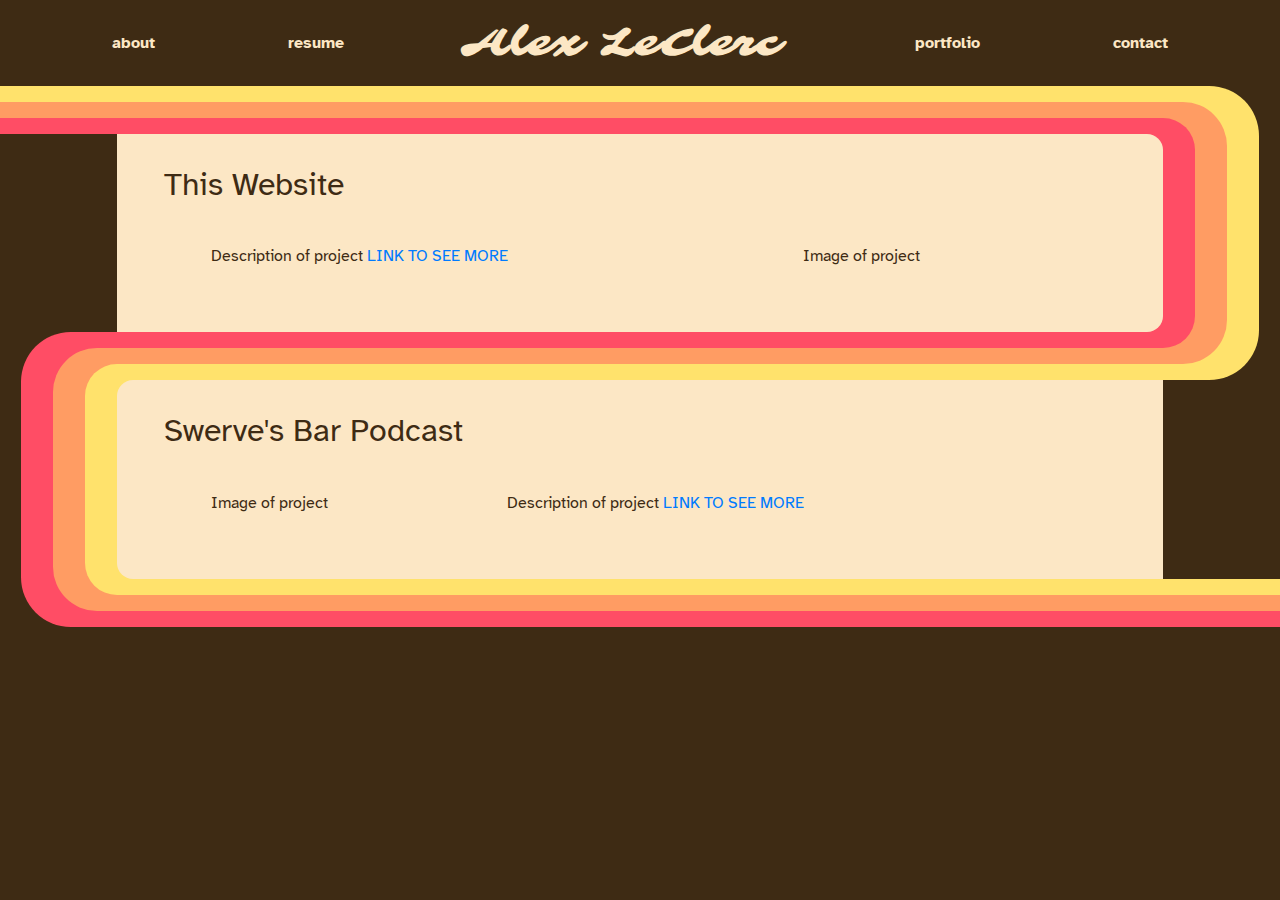
<file: portfolio/webdesign.html>
<!doctype html>
<html lang="en">
<head>
    <!-- Required meta tags -->
    <meta charset="utf-8">
    <meta name="viewport" content="width=device-width, initial-scale=1, shrink-to-fit=no">

    <!-- Google Fonts -->
    <link rel="preconnect" href="https://fonts.googleapis.com">
    <link rel="preconnect" href="https://fonts.gstatic.com" crossorigin>
    <link href="https://fonts.googleapis.com/css2?family=Atkinson+Hyperlegible:ital,wght@0,400;0,700;1,400;1,700&family=Sarina&display=swap" rel="stylesheet">

    <!-- Bootstrap CSS -->
    <link rel="stylesheet" href="https://cdn.jsdelivr.net/npm/bootstrap@4.4.1/dist/css/bootstrap.min.css" integrity="sha384-Vkoo8x4CGsO3+Hhxv8T/Q5PaXtkKtu6ug5TOeNV6gBiFeWPGFN9MuhOf23Q9Ifjh" crossorigin="anonymous">

    <link rel="stylesheet" type="text/css" href="../css/styles.css">

    <title>Alex LeClerc</title>
</head>

<body>
    <nav class="navbar">
        <a class="nav-item nav-link atkinson-hyperlegible-bold active" href="index.html">about <span class="sr-only">(current)</span></a>
        <a class="nav-item nav-link atkinson-hyperlegible-bold" href="resume.html">resume</a>
        <h3 class="navbar-brand mb-0 h1 sarina-regular">
            Alex LeClerc
        </h3>
        <a class="nav-item nav-link atkinson-hyperlegible-bold" href="portfolio.html">portfolio</a>
        <a class="nav-item nav-link atkinson-hyperlegible-bold" href="contact.html">contact</a>
    </nav>

    <div id="outer" class="container">
        <div id="overview" class="row">
            <div class="col">
                <h2>This Website</h2>
                    <div class="row">
                        <div class="col-8">
                            Description of project
                            
                            <a href="webdesign/personal.html">LINK TO SEE MORE</a>
                            
                        </div>
                        <div class="col-4">
                            Image of project
                        </div>
                    </div>
            </div>
        </div>

        <div id="drafts" class="row">
            <div class="col">
                <h2>Swerve's Bar Podcast</h2>
                <div class="row">
                    <div class="col-4">
                        Image of project
                    </div>
                    <div class="col-8">
                        Description of project
                        <a href="webdesign/swervesbar.html">LINK TO SEE MORE</a>
                    </div>
                </div>
            </div>
        </div>
    </div>
    <script src="https://cdn.jsdelivr.net/npm/bootstrap@5.0.2/dist/js/bootstrap.bundle.min.js" integrity="sha384-MrcW6ZMFYlzcLA8Nl+NtUVF0sA7MsXsP1UyJoMp4YLEuNSfAP+JcXn/tWtIaxVXM" crossorigin="anonymous"></script>
</body>
</file>
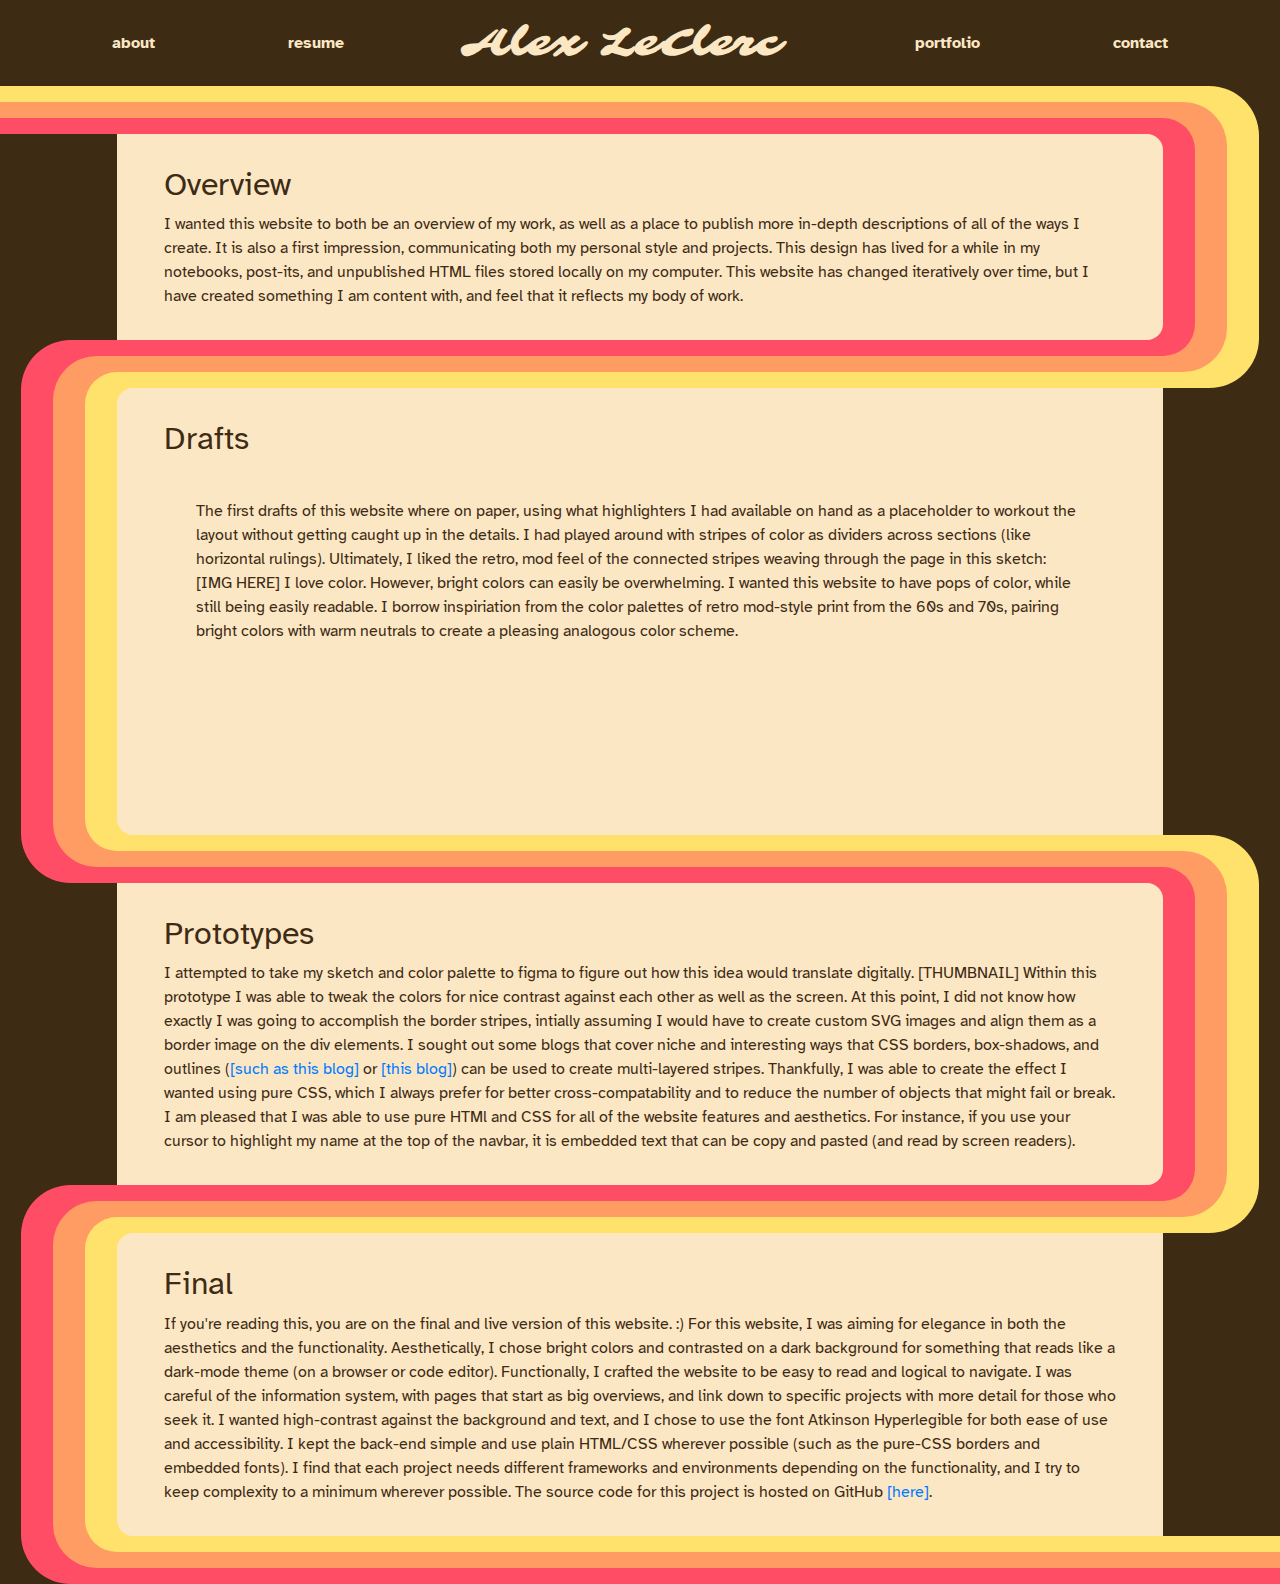
<file: portfolio/webdesign/personal.html>
<!doctype html>
<html lang="en">
<head>
    <!-- Required meta tags -->
    <meta charset="utf-8">
    <meta name="viewport" content="width=device-width, initial-scale=1, shrink-to-fit=no">

    <!-- Google Fonts -->
    <link rel="preconnect" href="https://fonts.googleapis.com">
    <link rel="preconnect" href="https://fonts.gstatic.com" crossorigin>
    <link href="https://fonts.googleapis.com/css2?family=Atkinson+Hyperlegible:ital,wght@0,400;0,700;1,400;1,700&family=Sarina&display=swap" rel="stylesheet">

    <!-- Bootstrap CSS -->
    <link rel="stylesheet" href="https://cdn.jsdelivr.net/npm/bootstrap@4.4.1/dist/css/bootstrap.min.css" integrity="sha384-Vkoo8x4CGsO3+Hhxv8T/Q5PaXtkKtu6ug5TOeNV6gBiFeWPGFN9MuhOf23Q9Ifjh" crossorigin="anonymous">

    <link rel="stylesheet" type="text/css" href="../../css/styles.css">

    <title>Alex LeClerc</title>
</head>

<body>
    <nav class="navbar">
        <a class="nav-item nav-link atkinson-hyperlegible-bold active" href="index.html">about <span class="sr-only">(current)</span></a>
        <a class="nav-item nav-link atkinson-hyperlegible-bold" href="resume.html">resume</a>
        <h3 class="navbar-brand mb-0 h1 sarina-regular">
            Alex LeClerc
        </h3>
        <a class="nav-item nav-link atkinson-hyperlegible-bold" href="portfolio.html">portfolio</a>
        <a class="nav-item nav-link atkinson-hyperlegible-bold" href="contact.html">contact</a>
    </nav>

    <div id="outer" class="container">
        <div id="overview" class="row">
            <div class="col">
                <h2>Overview</h2>
                    I wanted this website to both be an overview of my work, as well as a place to publish more in-depth descriptions of all of the ways I create.
                    It is also a first impression, communicating both my personal style and projects.
                    This design has lived for a while in my notebooks, post-its, and unpublished HTML files stored locally on my computer.
                    This website has changed iteratively over time, but I have created something I am content with, and feel that it reflects my body of work.
            </div>
        </div>

        <div id="drafts" class="row">
            <div class="col">
                <h2>Drafts</h2>
                    <div class="row">
                        The first drafts of this website where on paper, using what highlighters I had available on hand as a placeholder to workout the layout without getting caught up in the details.
                        I had played around with stripes of color as dividers across sections (like horizontal rulings).
                        Ultimately, I liked the retro, mod feel of the connected stripes weaving through the page in this sketch:
                        [IMG HERE]

                        I love color. However, bright colors can easily be overwhelming.
                        I wanted this website to have pops of color, while still being easily readable.
                        I borrow inspiriation from the color palettes of retro mod-style print from the 60s and 70s, pairing bright colors with warm neutrals to create a pleasing analogous color scheme.
                    </div>
                    <div class="row">
                        <div class="col">
                            <div class="palette" id="colorred">
                            </div>
                        </div>
                        <div class="col">
                            <div class="palette" id="colororange">
                            </div>
                        </div>
                        <div class="col">
                            <div class="palette" id="coloryellow">
                            </div>
                        </div>
                    </div>
                    <div class="row">
                        
                    </div>
            </div>
        </div>

        <div id="prototypes" class="row">
            <div class="col">
                <h2>Prototypes</h2>
                    I attempted to take my sketch and color palette to figma to figure out how this idea would translate digitally.
                    [THUMBNAIL]
                    Within this prototype I was able to tweak the colors for nice contrast against each other as well as the screen.
                    At this point, I did not know how exactly I was going to accomplish the border stripes, intially assuming I would have to create custom SVG images and align them as a border image on the div elements.
                    I sought out some blogs that cover niche and interesting ways that CSS borders, box-shadows, and outlines (<a href=https://webdesign.tutsplus.com/css-refreshers-borders--net-24655t>[such as this blog]</a> or <a href=https://weston.ruter.net/2009/06/15/multiple-borders-via-css-box-shadow/>[this blog]</a>) can be used to create multi-layered stripes. 
                    Thankfully, I was able to create the effect I wanted using pure CSS, which I always prefer for better cross-compatability and to reduce the number of objects that might fail or break.
                    I am pleased that I was able to use pure HTMl and CSS for all of the website features and aesthetics. 
                    For instance, if you use your cursor to highlight my name at the top of the navbar, it is embedded text that can be copy and pasted (and read by screen readers).
            </div>
        </div>

        <div id="final" class="row">
            <div class="col">
                <h2>Final</h2>
                    If you're reading this, you are on the final and live version of this website. :)
                    
                    For this website, I was aiming for elegance in both the aesthetics and the functionality.
                    Aesthetically, I chose bright colors and contrasted on a dark background for something that reads like a dark-mode theme (on a browser or code editor).
                    Functionally, I crafted the website to be easy to read and logical to navigate.
                    I was careful of the information system, with pages that start as big overviews, and link down to specific projects with more detail for those who seek it.
                    
                    I wanted high-contrast against the background and text, and I chose to use the font Atkinson Hyperlegible for both ease of use and accessibility.
                    I kept the back-end simple and use plain HTML/CSS wherever possible (such as the pure-CSS borders and embedded fonts). 
                    I find that each project needs different frameworks and environments depending on the functionality, and I try to keep complexity to a minimum wherever possible.

                    The source code for this project is hosted on GitHub <a href="https://github.com/alexecutable/alexecutable.github.io">[here]</a>.
            </div>
        </div>
    </div>
    <script src="https://cdn.jsdelivr.net/npm/bootstrap@5.0.2/dist/js/bootstrap.bundle.min.js" integrity="sha384-MrcW6ZMFYlzcLA8Nl+NtUVF0sA7MsXsP1UyJoMp4YLEuNSfAP+JcXn/tWtIaxVXM" crossorigin="anonymous"></script>
</body>
</file>
<file: css/styles.css>
/*******FONTS*******/
.atkinson-hyperlegible-regular {
    font-family: 'Atkinson Hyperlegible', serif;
    font-weight: 400;
    font-style: normal;
}

.atkinson-hyperlegible-bold {
    font-family: 'Atkinson Hyperlegible', serif;
    font-weight: 700;
    font-style: normal;
}

.atkinson-hyperlegible-regular-italic {
    font-family: 'Atkinson Hyperlegible', serif;
    font-weight: 400;
    font-style: italic;
}

.atkinson-hyperlegible-bold-italic {
    font-family: 'Atkinson Hyperlegible', serif;
    font-weight: 700;
    font-style: italic;
}

.sarina-regular {
    font-family: "Sarina", serif;
    font-weight: 400;
    font-style: normal;
  }  

/*******ELEMENTS*******/
body {
    background-color: #3E2B14;
}

nav {
    background-color: #3E2B14;
}

/*******CLASSES*******/
.navbar {
    /* padding: .5rem 1rem; */
    padding: .5rem 6rem;
  }
  
.nav-item, .navbar-brand {
    color: #FCE7C5
}

/* Need to overwrite Bootstrap default size so we can make the "brand" bigger */
.navbar-brand {
    font-size: 2.5rem;
}

.row {
    background-color: #FCE7C5;
    color: #3E2B14;
    font-family: "Atkinson Hyperlegible", 'serif';
    margin: 2rem;
    padding: 2rem;
  }

.row>.col>.row {
    margin: 0;
}

/*******IDs*******/

/*Put these first, these will apply to all even / odd divs that are row children of the container div class*/
.container>.row:nth-child(even) {
    border-radius: 1rem 0 0 1rem;
    box-shadow: 
        -1rem 0 0 1rem #FFE26C, 
        -2rem 0 0 2rem #FF9C63, 
        -3rem 0 0 3rem #FF4D65;
    margin-top: 0;
    margin-bottom: 3rem;
}

.container>.row:nth-child(odd) {
    border-radius: 0 1rem 1rem 0;
    box-shadow: 
        1rem 0 0 1rem #FF4D65, 
        2rem 0 0 2rem #FF9C63, 
        3rem 0 0 3rem #FFE26C;
    margin-bottom: 3rem;
    margin-top: 3rem;
}

/*These must be defined AFTER the above, as they are "special" cases*/

/*These stripes used this blog post as guidance for making the stripes on the first and last divs:
https://nicolasgallagher.com/multiple-backgrounds-and-borders-with-css2/demo/borders.html 
*/
.container>.row:last-child {
    position: relative;
}

/*ideally, in the future this will style the stripe to the right if the last-child is even, 
and style the last stripe to the left if the child is odd*/
.container > .row:last-child::after {
    content: "";
    display: block;
    position: absolute;
    right: -50%;
    width: 150%;
    border-top: 1rem solid #FFE26C;
    border-bottom: 1rem solid #FF4D65;
    background: #FF9C63;
    height: 3rem;
    bottom: -3rem;
  }

.container>.row:first-child {
    position: relative;
}

.container>.row:first-child::before {
    content: "";
    display: block;
    position: absolute;
    left: -50%;
    width: 150%;
    border-top: 1rem solid #FFE26C;
    border-bottom: 1rem solid #FF4D65;
    background: #FF9C63;
    height: 3rem;
    top: -3rem;
}
/*makes the stripes start at the top of the first div */
/* .container>.row:first-child {
    border-radius: 0 1rem 1rem 0;
    box-shadow: 
        1rem 0.5rem 0 0.5rem #FF4D65, 
        2rem 1rem 0 1rem #FF9C63, 
        3rem 1.5rem 0 1.5rem #FFE26C;
    margin-bottom: 3rem;
    margin-top: 0;
} */
</file>
<file: css/portfolio/swervesbar.css>
#colornavy {
    background-color: #0E0E35;
}

#colorpurple {
    background-color: #3F1863;
}

#colorcyan {
    background-color: #00FFEA;
}

#colormagenta {
    background-color: #FF00D0;
}
</file>
